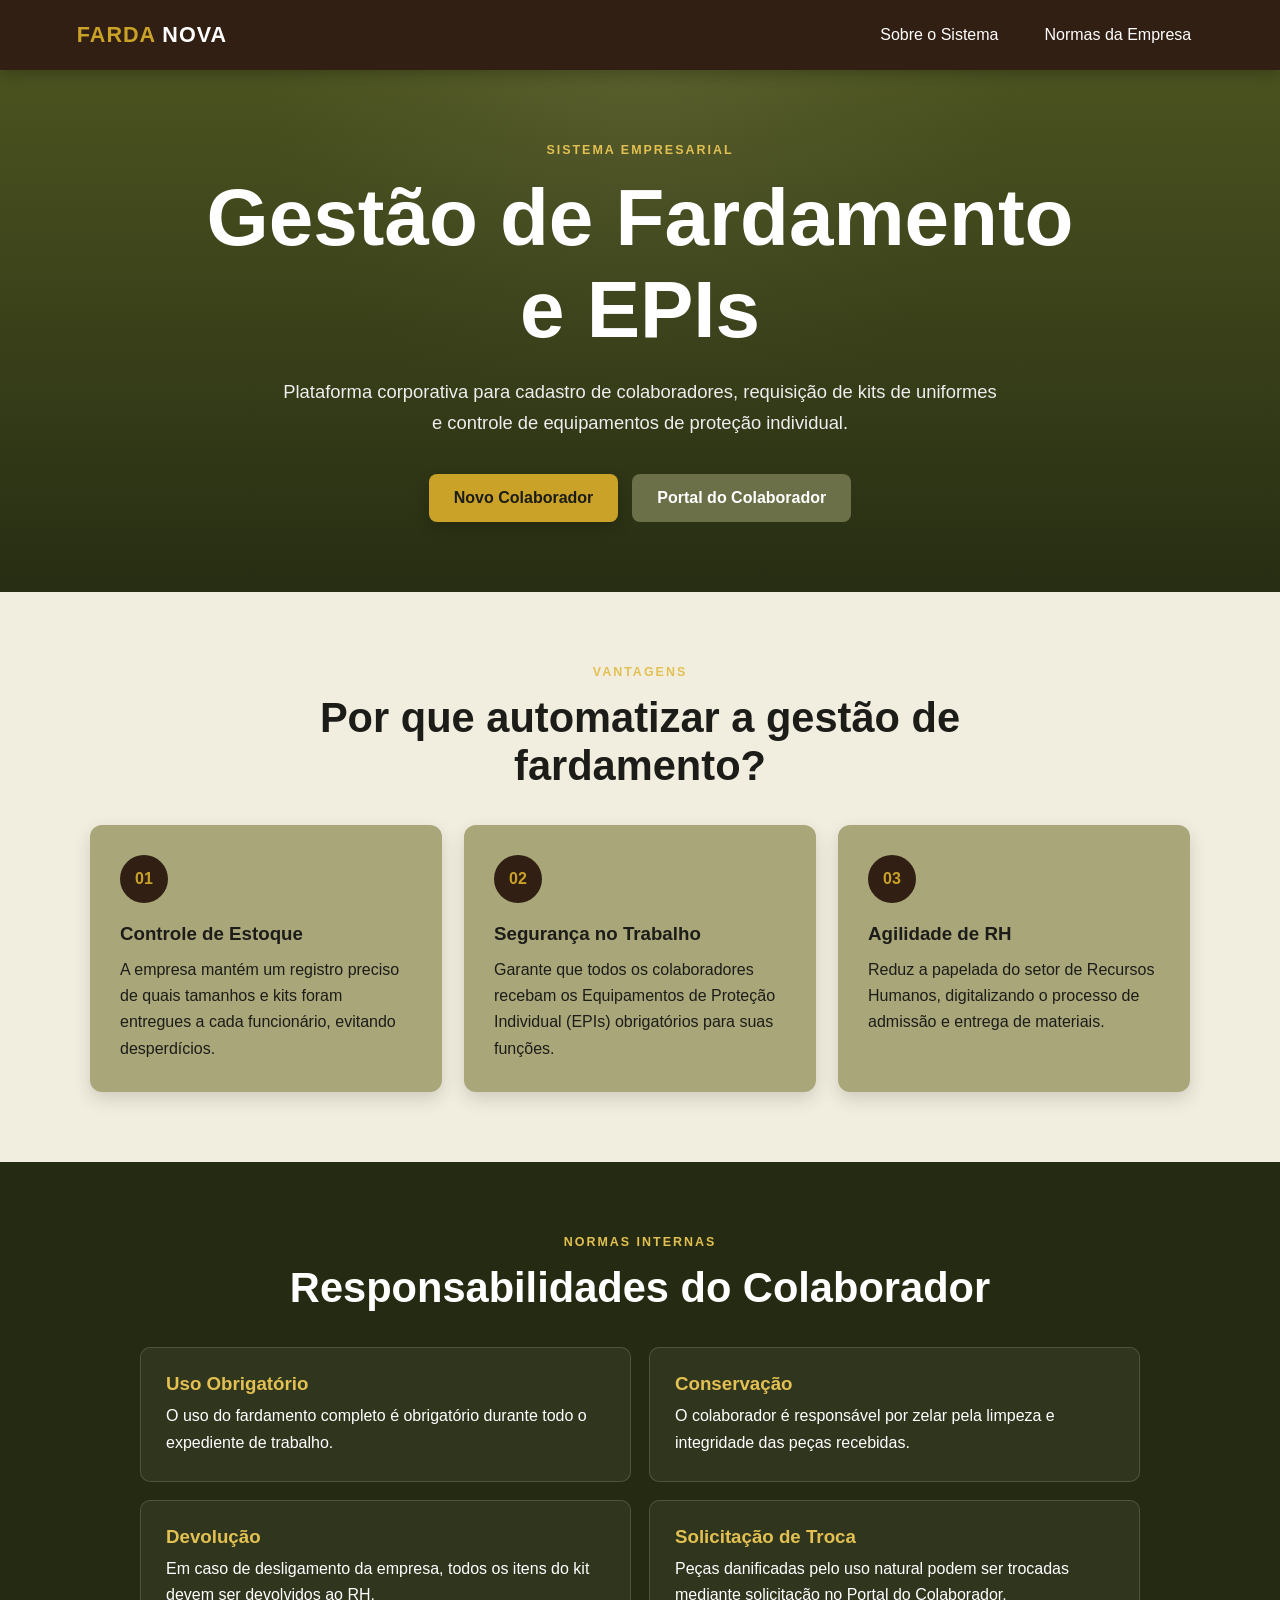
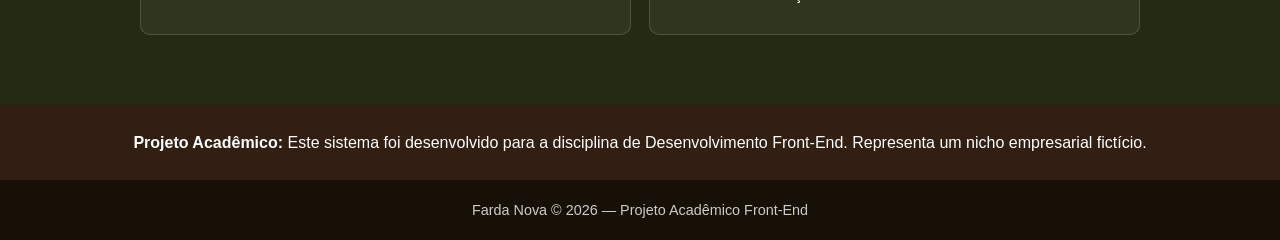
<file: index.html>
<!DOCTYPE html>
<html lang="pt-BR">
<head>
    <meta charset="UTF-8">
    <meta name="viewport" content="width=device-width, initial-scale=1.0">
    <title>Farda Nova | Gestão de Fardamento</title>
    <link rel="stylesheet" href="style.css">
</head>
<body>
    <div class="loading" id="loader">
        <div class="loader-box">
            <div class="loader-logo">FARDA <span>NOVA</span></div>
            <p>Carregando módulo corporativo...</p>
        </div>
    </div>

    <header class="topbar">
        <a class="brand" href="index.html" aria-label="Farda Nova - início">
            <span>FARDA</span> NOVA
        </a>
        <nav>
            <a href="#sobre">Sobre o Sistema</a>
            <a href="#responsabilidades">Normas da Empresa</a>
        </nav>
    </header>

    <main>
        <section class="hero">
            <div class="hero-content">
                <span class="tag">SISTEMA EMPRESARIAL</span>
                <h1>Gestão de Fardamento e EPIs</h1>
                <p>
                    Plataforma corporativa para cadastro de colaboradores, requisição de kits de uniformes e controle de equipamentos de proteção individual.
                </p>
                <div class="hero-actions">
                    <a class="btn btn-primary" href="cadastro.html">
                        Novo Colaborador
                    </a>
                    <a class="btn btn-secondary" href="servicos.html">
                        Portal do Colaborador
                    </a>
                </div>
            </div>
        </section>

        <section class="section" id="sobre">
            <div class="section-heading">
                <span class="tag">VANTAGENS</span>
                <h2>Por que automatizar a gestão de fardamento?</h2>
            </div>
            <div class="cards three">
                <article class="card">
                    <div class="icon">01</div>
                    <h3>Controle de Estoque</h3>
                    <p>
                        A empresa mantém um registro preciso de quais tamanhos e kits foram entregues a cada funcionário, evitando desperdícios.
                    </p>
                </article>
                <article class="card">
                    <div class="icon">02</div>
                    <h3>Segurança no Trabalho</h3>
                    <p>
                        Garante que todos os colaboradores recebam os Equipamentos de Proteção Individual (EPIs) obrigatórios para suas funções.
                    </p>
                </article>
                <article class="card">
                    <div class="icon">03</div>
                    <h3>Agilidade de RH</h3>
                    <p>
                        Reduz a papelada do setor de Recursos Humanos, digitalizando o processo de admissão e entrega de materiais.
                    </p>
                </article>
            </div>
        </section>

        <section class="section dark-section" id="responsabilidades">
            <div class="section-heading">
                <span class="tag">NORMAS INTERNAS</span>
                <h2>Responsabilidades do Colaborador</h2>
            </div>
            <div class="responsibility-grid">
                <div>
                    <h3>Uso Obrigatório</h3>
                    <p>O uso do fardamento completo é obrigatório durante todo o expediente de trabalho.</p>
                </div>
                <div>
                    <h3>Conservação</h3>
                    <p>O colaborador é responsável por zelar pela limpeza e integridade das peças recebidas.</p>
                </div>
                <div>
                    <h3>Devolução</h3>
                    <p>Em caso de desligamento da empresa, todos os itens do kit devem ser devolvidos ao RH.</p>
                </div>
                <div>
                    <h3>Solicitação de Troca</h3>
                    <p>Peças danificadas pelo uso natural podem ser trocadas mediante solicitação no Portal do Colaborador.</p>
                </div>
            </div>
        </section>

        <section class="notice">
            <strong>Projeto Acadêmico:</strong>
            Este sistema foi desenvolvido para a disciplina de Desenvolvimento Front-End. Representa um nicho empresarial fictício.
        </section>
    </main>

    <footer>
        <p>Farda Nova &copy; 2026 — Projeto Acadêmico Front-End</p>
    </footer>

    <script src="script.js"></script>
</body>
</html>
</file>
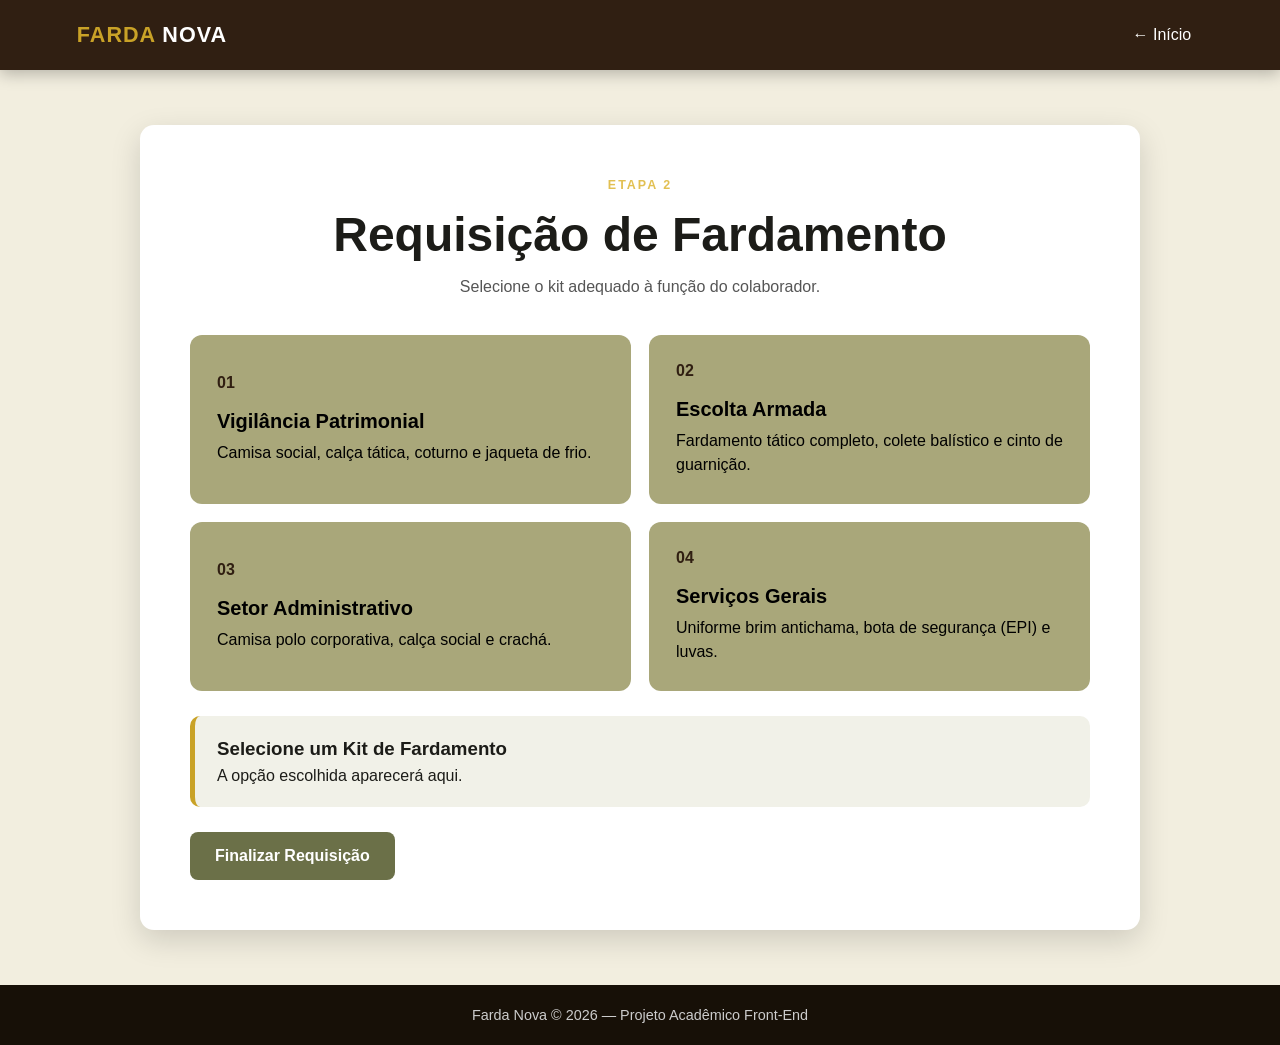
<file: alistamento.html>
<!DOCTYPE html>
<html lang="pt-BR">
<head>
    <meta charset="UTF-8">
    <meta name="viewport" content="width=device-width, initial-scale=1.0">
    <title>Farda Nova | Requisição de Kit</title>
    <link rel="stylesheet" href="style.css">
</head>
<body>
    <header class="topbar">
        <a class="brand" href="index.html"><span>FARDA</span> NOVA</a>
        <a class="back-link" href="index.html">← Início</a>
    </header>

    <main class="form-page">
        <section class="form-container">
            <div class="section-heading">
                <span class="tag">ETAPA 2</span>
                <h1>Requisição de Fardamento</h1>
                <p>Selecione o kit adequado à função do colaborador.</p>
            </div>

            <div class="option-grid">
                <button class="option-card" data-option="Kit Vigilância Patrimonial">
                    <span>01</span>
                    <h2>Vigilância Patrimonial</h2>
                    <p>Camisa social, calça tática, coturno e jaqueta de frio.</p>
                </button>
                <button class="option-card" data-option="Kit Escolta Armada">
                    <span>02</span>
                    <h2>Escolta Armada</h2>
                    <p>Fardamento tático completo, colete balístico e cinto de guarnição.</p>
                </button>
                <button class="option-card" data-option="Kit Administrativo">
                    <span>03</span>
                    <h2>Setor Administrativo</h2>
                    <p>Camisa polo corporativa, calça social e crachá.</p>
                </button>
                <button class="option-card" data-option="Kit Serviços Gerais">
                    <span>04</span>
                    <h2>Serviços Gerais</h2>
                    <p>Uniforme brim antichama, bota de segurança (EPI) e luvas.</p>
                </button>
            </div>

            <div class="result-box" id="optionResult">
                <h3>Selecione um Kit de Fardamento</h3>
                <p>A opção escolhida aparecerá aqui.</p>
            </div>

            <a class="btn btn-secondary center-btn" href="index.html">Finalizar Requisição</a>
        </section>
    </main>

    <footer>
        <p>Farda Nova &copy; 2026 — Projeto Acadêmico Front-End</p>
    </footer>

    <script src="script.js"></script>
</body>
</html>
</file>
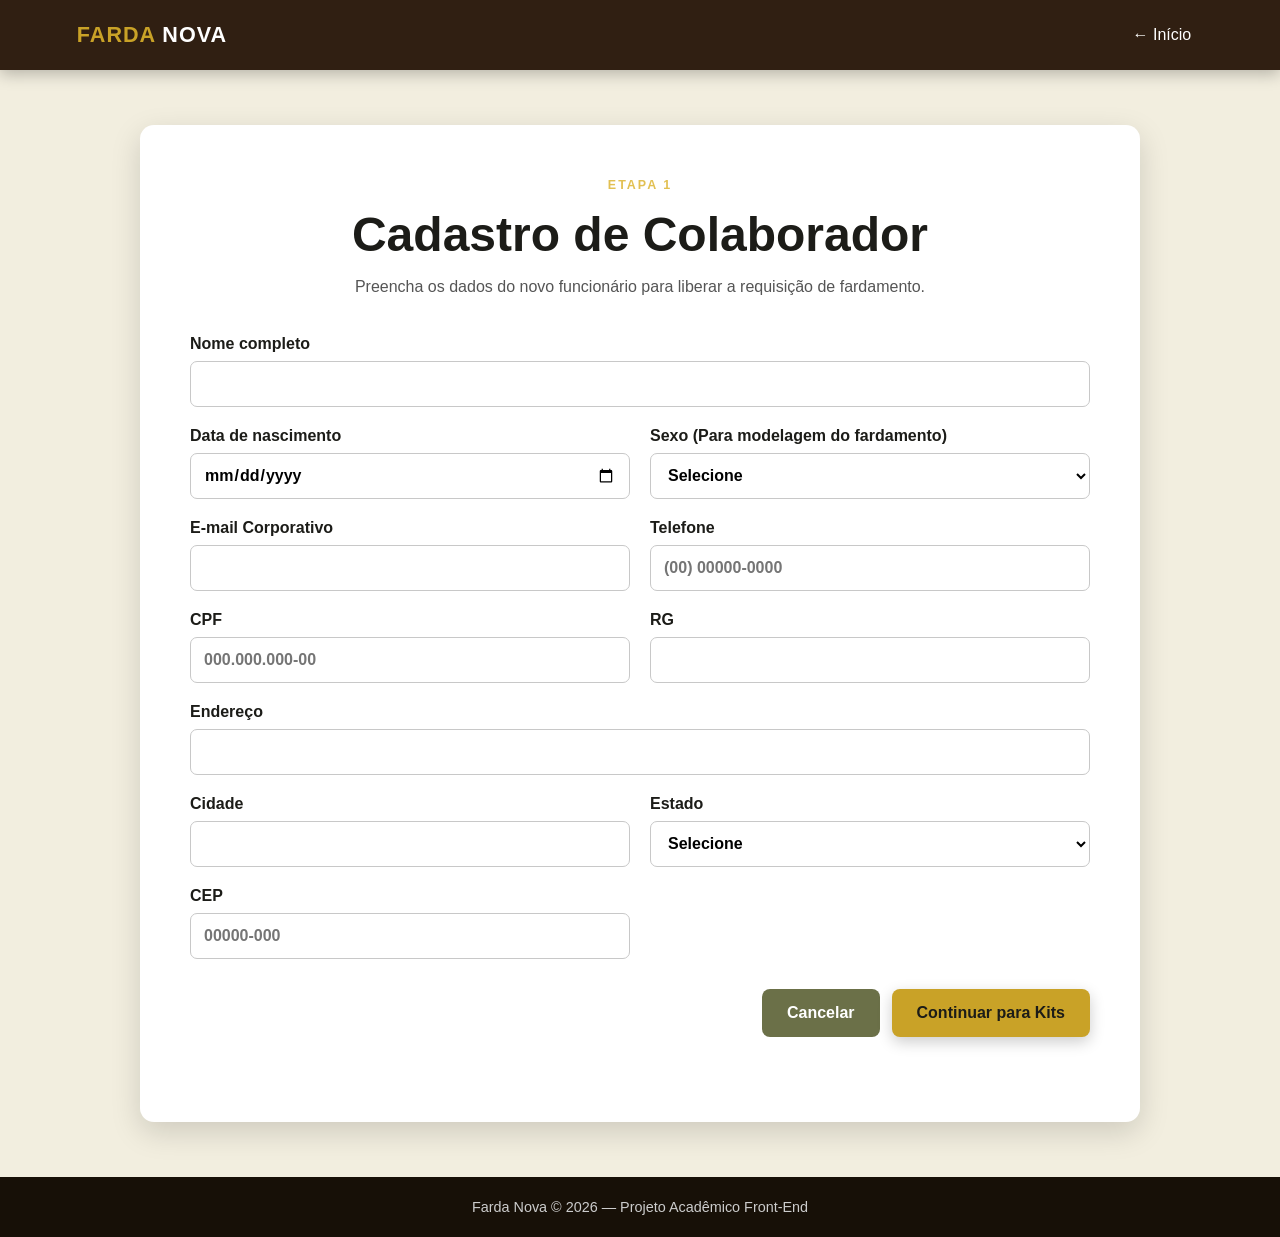
<file: cadastro.html>
<!DOCTYPE html>
<html lang="pt-BR">
<head>
    <meta charset="UTF-8">
    <meta name="viewport" content="width=device-width, initial-scale=1.0">
    <title>Farda Nova | Cadastro de Colaborador</title>
    <link rel="stylesheet" href="style.css">
</head>
<body>
    <header class="topbar">
        <a class="brand" href="index.html"><span>FARDA</span> NOVA</a>
        <a class="back-link" href="index.html">← Início</a>
    </header>

    <main class="form-page">
        <section class="form-container">
            <div class="section-heading">
                <span class="tag">ETAPA 1</span>
                <h1>Cadastro de Colaborador</h1>
                <p>Preencha os dados do novo funcionário para liberar a requisição de fardamento.</p>
            </div>

            <form id="cadastroForm" novalidate>
                <div class="form-grid">
                    <label class="full">
                        Nome completo
                        <input type="text" id="nome" name="nome" required>
                    </label>

                    <label>
                        Data de nascimento
                        <input type="date" id="nascimento" name="nascimento" required>
                    </label>

                    <label>
                        Sexo (Para modelagem do fardamento)
                        <select id="sexo" name="sexo" required>
                            <option value="">Selecione</option>
                            <option>Feminino</option>
                            <option>Masculino</option>
                            <option>Unissex</option>
                        </select>
                    </label>

                    <label>
                        E-mail Corporativo
                        <input type="email" id="email" name="email" required>
                    </label>

                    <label>
                        Telefone
                        <input type="tel" id="telefone" name="telefone" placeholder="(00) 00000-0000" required>
                    </label>

                    <label>
                        CPF
                        <input type="text" id="cpf" name="cpf" placeholder="000.000.000-00" required>
                    </label>

                    <label>
                        RG
                        <input type="text" id="rg" name="rg" required>
                    </label>

                    <label class="full">
                        Endereço
                        <input type="text" id="endereco" name="endereco" required>
                    </label>

                    <label>
                        Cidade
                        <input type="text" id="cidade" name="cidade" required>
                    </label>

                    <label>
                        Estado
                        <select id="estado" name="estado" required>
                            <option value="">Selecione</option>
                            <option>AC</option><option>AL</option><option>AP</option><option>AM</option>
                            <option>BA</option><option>CE</option><option>DF</option><option>ES</option>
                            <option>GO</option><option>MA</option><option>MT</option><option>MS</option>
                            <option>MG</option><option>PA</option><option>PB</option><option>PR</option>
                            <option>PE</option><option>PI</option><option>RJ</option><option>RN</option>
                            <option>RS</option><option>RO</option><option>RR</option><option>SC</option>
                            <option>SP</option><option>SE</option><option>TO</option>
                        </select>
                    </label>

                    <label>
                        CEP
                        <input type="text" id="cep" name="cep" placeholder="00000-000" required>
                    </label>
                </div>

                <div class="form-footer">
                    <a class="btn btn-secondary" href="index.html">Cancelar</a>
                    <button class="btn btn-primary" type="submit">Continuar para Kits</button>
                </div>
                <p class="form-message" id="formMessage"></p>
            </form>
        </section>
    </main>

    <footer>
        <p>Farda Nova &copy; 2026 — Projeto Acadêmico Front-End</p>
    </footer>

    <script src="script.js"></script>
</body>
</html>
</file>
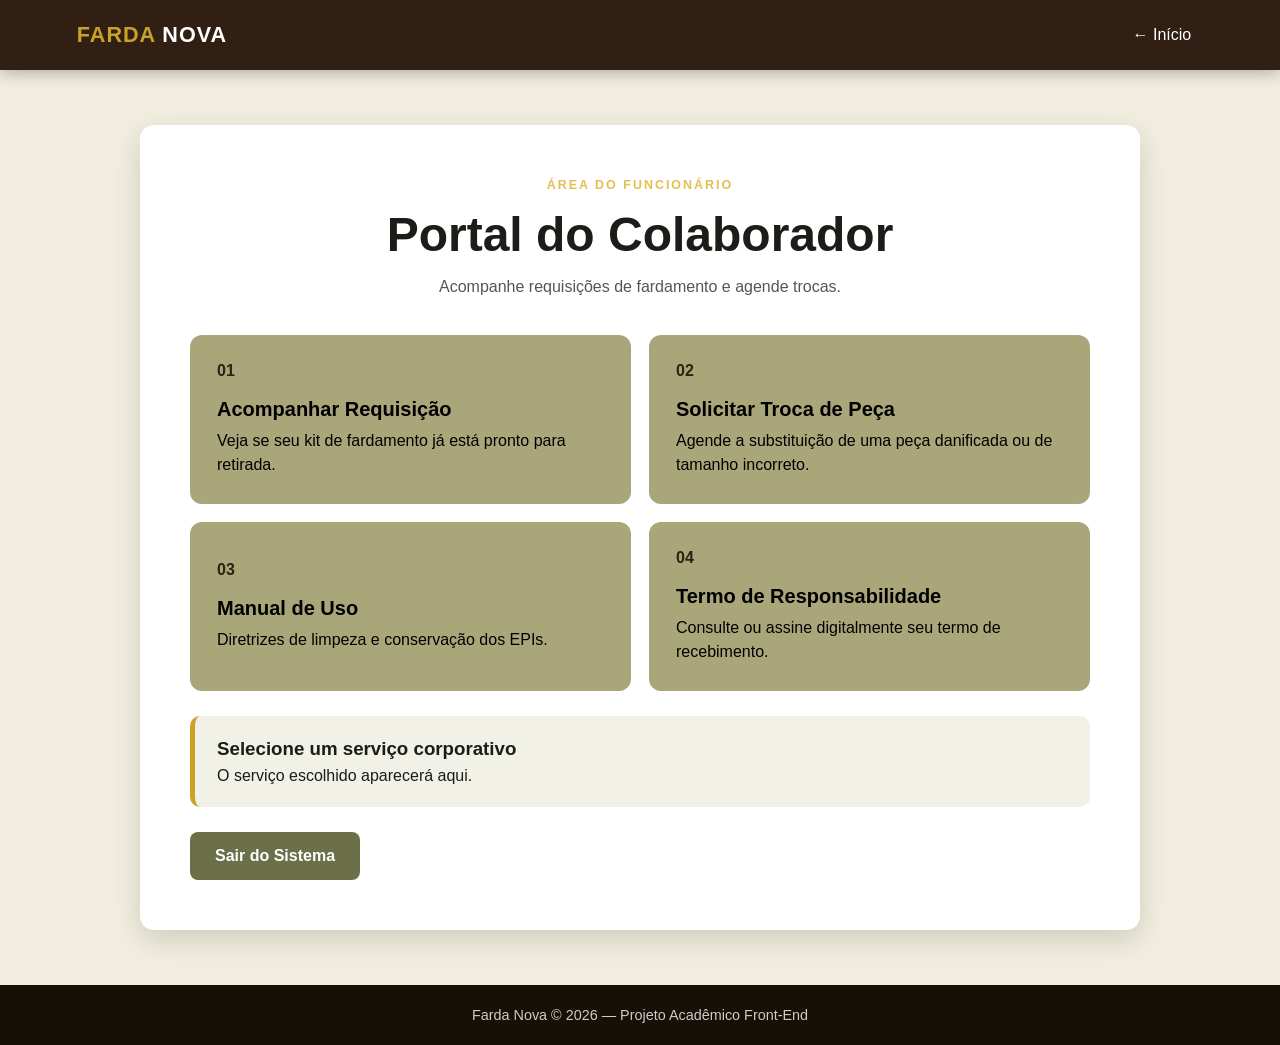
<file: servicos.html>
<!DOCTYPE html>
<html lang="pt-BR">
<head>
    <meta charset="UTF-8">
    <meta name="viewport" content="width=device-width, initial-scale=1.0">
    <title>Farda Nova | Portal do Colaborador</title>
    <link rel="stylesheet" href="style.css">
</head>
<body>
    <header class="topbar">
        <a class="brand" href="index.html"><span>FARDA</span> NOVA</a>
        <a class="back-link" href="index.html">← Início</a>
    </header>

    <main class="form-page">
        <section class="form-container">
            <div class="section-heading">
                <span class="tag">ÁREA DO FUNCIONÁRIO</span>
                <h1>Portal do Colaborador</h1>
                <p>Acompanhe requisições de fardamento e agende trocas.</p>
            </div>

            <div class="option-grid">
                <button class="option-card" data-service="Acompanhar Requisição">
                    <span>01</span>
                    <h2>Acompanhar Requisição</h2>
                    <p>Veja se seu kit de fardamento já está pronto para retirada.</p>
                </button>
                <button class="option-card" data-service="Solicitar Troca de Peça">
                    <span>02</span>
                    <h2>Solicitar Troca de Peça</h2>
                    <p>Agende a substituição de uma peça danificada ou de tamanho incorreto.</p>
                </button>
                <button class="option-card" data-service="Manual de Uso">
                    <span>03</span>
                    <h2>Manual de Uso</h2>
                    <p>Diretrizes de limpeza e conservação dos EPIs.</p>
                </button>
                <button class="option-card" data-service="Termo de Responsabilidade">
                    <span>04</span>
                    <h2>Termo de Responsabilidade</h2>
                    <p>Consulte ou assine digitalmente seu termo de recebimento.</p>
                </button>
            </div>

            <div class="result-box" id="serviceResult">
                <h3>Selecione um serviço corporativo</h3>
                <p>O serviço escolhido aparecerá aqui.</p>
            </div>

            <a class="btn btn-secondary center-btn" href="index.html">Sair do Sistema</a>
        </section>
    </main>

    <footer>
        <p>Farda Nova &copy; 2026 — Projeto Acadêmico Front-End</p>
    </footer>

    <script src="script.js"></script>
</body>
</html>
</file>
<file: style.css>
* {
    margin: 0;
    padding: 0;
    box-sizing: border-box;
}

:root {
    --green: #4B5320;
    --green-dark: #252b12;
    --green-light: #6B7048;
    --brown: #301f12;
    --gold: #C9A227;
    --gold-light: #e2c052;
    --cream: #f2eedf;
    --card: #A9A77A;
    --text: #1C1C18;
    --white: #ffffff;
    --muted: #d6d6d6;
    --danger: #a82424;
}

html {
    scroll-behavior: smooth;
}

body {
    min-height: 100vh;
    font-family: Arial, Helvetica, sans-serif;
    color: var(--text);
    background: var(--green);
}

a {
    color: inherit;
    text-decoration: none;
}

button,
input,
select {
    font: inherit;
}

.topbar {
    min-height: 70px;
    width: 100%;
    display: flex;
    align-items: center;
    justify-content: space-between;
    gap: 20px;
    padding: 0 6%;
    background: var(--brown);
    color: var(--white);
    box-shadow: 0 4px 15px rgba(0,0,0,.25);
    position: relative;
    z-index: 10;
}

.brand {
    font-size: 1.35rem;
    font-weight: 800;
    letter-spacing: 1px;
}

.brand span {
    color: var(--gold);
}

.topbar nav {
    display: flex;
    gap: 22px;
}

.topbar nav a,
.back-link {
    color: var(--white);
    padding: 9px 12px;
    border-radius: 6px;
    transition: .2s;
}

.topbar nav a:hover,
.back-link:hover {
    background: rgba(255,255,255,.12);
}

.hero {
    min-height: 520px;
    display: flex;
    align-items: center;
    justify-content: center;
    text-align: center;
    padding: 70px 20px;
    background:
        linear-gradient(rgba(75,83,32,.82), rgba(37,43,18,.94)),
        radial-gradient(circle at top, #9a9563 0, transparent 45%);
}

.hero-content {
    max-width: 900px;
}

.tag {
    display: inline-block;
    margin-bottom: 15px;
    color: var(--gold-light);
    font-size: .78rem;
    font-weight: 800;
    letter-spacing: 2px;
}

.hero h1 {
    color: var(--white);
    font-size: clamp(2.5rem, 7vw, 5rem);
    margin-bottom: 20px;
}

.hero p {
    max-width: 720px;
    margin: auto;
    color: #eeeeee;
    font-size: 1.15rem;
    line-height: 1.7;
}

.hero-actions {
    display: flex;
    justify-content: center;
    flex-wrap: wrap;
    gap: 14px;
    margin-top: 35px;
}

.btn {
    border: none;
    border-radius: 8px;
    padding: 14px 25px;
    font-weight: 800;
    cursor: pointer;
    display: inline-flex;
    justify-content: center;
    align-items: center;
    min-height: 48px;
    transition: transform .2s, background .2s, box-shadow .2s;
}

.btn:hover {
    transform: translateY(-2px);
}

.btn-primary {
    color: var(--text);
    background: var(--gold);
    box-shadow: 0 5px 15px rgba(0,0,0,.2);
}

.btn-primary:hover {
    background: var(--gold-light);
}

.btn-secondary {
    color: var(--white);
    background: var(--green-light);
}

.section {
    padding: 70px 6%;
    background: var(--cream);
}

.section-heading {
    max-width: 900px;
    margin: 0 auto 35px;
    text-align: center;
}

.section-heading h1,
.section-heading h2 {
    color: var(--text);
    margin-bottom: 12px;
}

.section-heading h1 {
    font-size: clamp(2rem, 5vw, 3rem);
}

.section-heading h2 {
    font-size: clamp(1.8rem, 4vw, 2.6rem);
}

.section-heading p {
    color: #555;
    line-height: 1.6;
}

.cards {
    max-width: 1100px;
    margin: auto;
    display: grid;
    gap: 22px;
}

.cards.three {
    grid-template-columns: repeat(3, 1fr);
}

.card {
    background: var(--card);
    border-radius: 12px;
    padding: 30px;
    box-shadow: 0 7px 18px rgba(0,0,0,.15);
}

.icon {
    color: var(--gold);
    background: var(--brown);
    width: 48px;
    height: 48px;
    display: grid;
    place-items: center;
    border-radius: 50%;
    font-weight: 900;
    margin-bottom: 20px;
}

.card h3 {
    margin-bottom: 12px;
}

.card p,
.responsibility-grid p {
    line-height: 1.65;
}

.dark-section {
    background: var(--green-dark);
    color: var(--white);
}

.dark-section .section-heading h2 {
    color: var(--white);
}

.responsibility-grid {
    max-width: 1000px;
    margin: auto;
    display: grid;
    grid-template-columns: repeat(2, 1fr);
    gap: 18px;
}

.responsibility-grid > div {
    border: 1px solid rgba(255,255,255,.15);
    border-radius: 10px;
    padding: 25px;
    background: rgba(255,255,255,.05);
}

.responsibility-grid h3 {
    color: var(--gold-light);
    margin-bottom: 8px;
}

.notice {
    margin: 0;
    padding: 25px 6%;
    background: var(--brown);
    color: var(--white);
    text-align: center;
    line-height: 1.6;
}

footer {
    background: #171007;
    color: #ccc;
    padding: 22px;
    text-align: center;
}

footer p {
    margin: 0;
    font-size: .9rem;
}

.form-page {
    min-height: calc(100vh - 130px);
    padding: 55px 20px;
    background: var(--cream);
}

.form-container {
    max-width: 1000px;
    margin: auto;
    background: #fff;
    border-radius: 14px;
    padding: clamp(25px, 5vw, 50px);
    box-shadow: 0 10px 30px rgba(0,0,0,.15);
}

.form-grid {
    display: grid;
    grid-template-columns: repeat(2, 1fr);
    gap: 20px;
}

.form-grid label {
    display: flex;
    flex-direction: column;
    gap: 8px;
    font-weight: 700;
}

.form-grid label.full {
    grid-column: 1 / -1;
}

input,
select {
    width: 100%;
    min-height: 46px;
    padding: 11px 13px;
    border: 1px solid #c8c8c8;
    border-radius: 7px;
    background: #fff;
    outline: none;
}

input:focus,
select:focus {
    border-color: var(--gold);
    box-shadow: 0 0 0 3px rgba(201,162,39,.15);
}

.form-footer {
    display: flex;
    justify-content: flex-end;
    gap: 12px;
    margin-top: 30px;
}

.form-message {
    margin-top: 15px;
    text-align: center;
    font-weight: 700;
    min-height: 20px;
}

.option-grid {
    display: grid;
    grid-template-columns: repeat(2, 1fr);
    gap: 18px;
}

.option-card {
    border: 2px solid transparent;
    text-align: left;
    border-radius: 12px;
    padding: 25px;
    background: var(--card);
    cursor: pointer;
    transition: .2s;
}

.option-card:hover,
.option-card.selected {
    border-color: var(--gold);
    transform: translateY(-3px);
    box-shadow: 0 7px 18px rgba(0,0,0,.14);
}

.option-card span {
    display: block;
    color: var(--brown);
    font-weight: 900;
    margin-bottom: 18px;
}

.option-card h2 {
    font-size: 1.25rem;
    margin-bottom: 8px;
}

.option-card p {
    line-height: 1.5;
}

.result-box {
    margin-top: 25px;
    padding: 22px;
    border-radius: 10px;
    background: #f1f1e8;
    border-left: 5px solid var(--gold);
}

.result-box h3 {
    margin-bottom: 7px;
}

.center-btn {
    margin: 25px auto 0;
    width: fit-content;
}

.loading {
    position: fixed;
    inset: 0;
    z-index: 9999;
    display: flex;
    align-items: center;
    justify-content: center;
    background: var(--green);
    transition: opacity .5s ease, visibility .5s ease;
}

.loading.hidden {
    opacity: 0;
    visibility: hidden;
    pointer-events: none;
}

.loader-box {
    text-align: center;
    color: white;
}

.loader-logo {
    font-size: clamp(2rem, 8vw, 4rem);
    font-weight: 900;
    letter-spacing: 3px;
}

.loader-logo span {
    color: var(--gold);
}

.loader-box p {
    margin-top: 10px;
    color: #ddd;
}

@media (max-width: 800px) {
    .cards.three,
    .responsibility-grid,
    .option-grid,
    .form-grid {
        grid-template-columns: 1fr;
    }

    .form-grid label.full {
        grid-column: auto;
    }

    .topbar nav {
        display: none;
    }

    .hero {
        min-height: 480px;
    }
}

@media (max-width: 500px) {
    .topbar {
        padding: 0 18px;
    }

    .brand {
        font-size: 1.05rem;
    }

    .hero-actions,
    .form-footer {
        flex-direction: column;
    }

    .hero-actions .btn,
    .form-footer .btn {
        width: 100%;
    }

    .section {
        padding: 50px 18px;
    }

    .form-page {
        padding: 30px 12px;
    }

    .form-container {
        padding: 22px 16px;
    }
}
</file>
